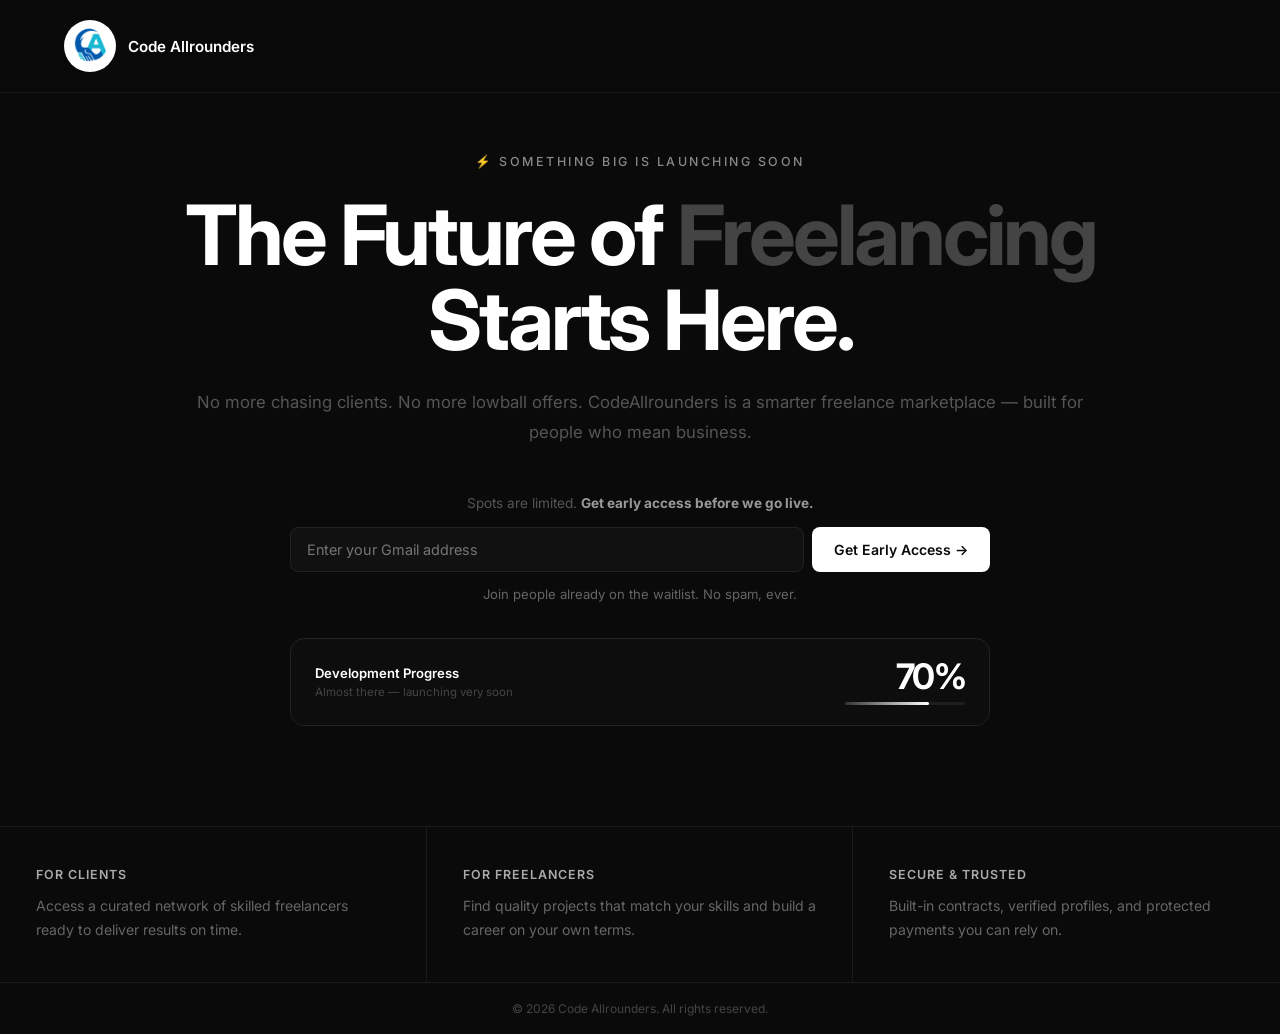
<file: index.html>
<!DOCTYPE html>
<html lang="en">
<head>
    <meta charset="UTF-8">
    <meta name="viewport" content="width=device-width, initial-scale=1.0">
    <title>CodeAllrounders | Coming Soon</title>
    <link rel="icon" type="image/png" href="ChatGPT Image Nov 16, 2025, 10_44_27 PM.png">
    <link rel="stylesheet" href="style.css">
    <link href="https://fonts.googleapis.com/css2?family=Inter:wght@300;400;500;600;700&display=swap" rel="stylesheet">
</head>
<body>

    <header>
        <div class="logo">
            <div class="logo-img-wrapper">
                <img src="CA logo without bg.png" alt="CodeAllrounders Logo" class="logo-img">
            </div>
            <span class="logo-name">Code Allrounders</span>
        </div>
    </header>

    <section class="hero">
        <p class="eyebrow">&#9889; Something big is launching soon</p>
        <h1>The Future of <span>Freelancing</span><br>Starts Here.</h1>
        <p class="description">
            No more chasing clients. No more lowball offers. CodeAllrounders is a smarter freelance marketplace &mdash; built for people who mean business.
        </p>

        <div class="early-access">
            <p class="early-label">Spots are limited. <strong>Get early access before we go live.</strong></p>
            <div class="input-row" id="formRow">
                <input type="email" id="emailInput" placeholder="Enter your Gmail address" />
                <button onclick="handleSubmit()">Get Early Access &rarr;</button>
            </div>
            <p class="input-hint">Join people already on the waitlist. No spam, ever.</p>
            <div class="success-box" id="successBox">
                <div class="success-icon">&#10003;</div>
                <div>
                    <p class="success-title">You're in!</p>
                    <p class="success-sub">We've sent a confirmation to your inbox. Can't find it? Check your <strong>Promotions</strong> or <strong>All Mail</strong> tab — it's there waiting for you.</p>
                </div>
            </div>

            <div class="status-section">
                <div class="status-left">
                    <span class="status-label">Development Progress</span>
                    <p class="status-sub">Almost there &mdash; launching very soon</p>
                </div>
                <div class="status-right">
                    <span class="status-value-inline">70%</span>
                    <div class="progress-bar">
                        <div class="progress-fill" data-width="70"></div>
                    </div>
                </div>
            </div>
        </div>
    </section>

    <div class="bottom">
        <div class="bottom-item">
            <span class="card-label">For Clients</span>
            <p class="card-text">Access a curated network of skilled freelancers ready to deliver results on time.</p>
        </div>
        <div class="bottom-item">
            <span class="card-label">For Freelancers</span>
            <p class="card-text">Find quality projects that match your skills and build a career on your own terms.</p>
        </div>
        <div class="bottom-item">
            <span class="card-label">Secure & Trusted</span>
            <p class="card-text">Built-in contracts, verified profiles, and protected payments you can rely on.</p>
        </div>
    </div>

    <footer>
        <p class="copyright">&copy; 2026 Code Allrounders. All rights reserved.</p>
    </footer>

    <script>
        window.addEventListener('load', () => {
            setTimeout(() => {
                document.querySelectorAll('.progress-fill').forEach(el => {
                    el.style.width = el.dataset.width + '%';
                });
            }, 400);
        });

        function handleSubmit() {
            const input = document.getElementById('emailInput');
            const btn = document.querySelector('button');
            const email = input.value.trim();

            if (!email || !email.includes('@')) {
                input.classList.add('error');
                setTimeout(() => input.classList.remove('error'), 800);
                return;
            }

            btn.textContent = 'Sending...';
            btn.disabled = true;

            fetch('/api/subscribe', {
                method: 'POST',
                headers: { 'Content-Type': 'application/json' },
                body: JSON.stringify({ email })
            })
            .then(res => res.json())
            .then(data => {
                if (data.success) {
                    document.getElementById('formRow').style.display = 'none';
                    document.querySelector('.input-hint').style.display = 'none';
                    document.querySelector('.early-label').style.display = 'none';
                    document.getElementById('successBox').style.display = 'flex';
                } else {
                    btn.textContent = 'Try again';
                    btn.disabled = false;
                }
            })
            .catch(() => {
                btn.textContent = 'Try again';
                btn.disabled = false;
            });
        }
    </script>
</body>
</html>
</file>
<file: style.css>
@import url('https://fonts.googleapis.com/css2?family=Inter:wght@300;400;500;600;700&display=swap');

* { box-sizing: border-box; margin: 0; padding: 0; }

body {
    font-family: 'Inter', sans-serif;
    background-color: #0a0a0a;
    color: #e8e8e8;
    min-height: 100vh;
    display: flex;
    flex-direction: column;
    overflow-x: hidden;
    padding-top: 74px;
}

/* ── Header ── */
header {
    position: fixed;
    top: 0;
    left: 0;
    width: 100%;
    padding: 20px 64px;
    border-bottom: 1px solid #1a1a1a;
    background: rgba(10, 10, 10, 0.85);
    backdrop-filter: blur(12px);
    -webkit-backdrop-filter: blur(12px);
    z-index: 100;
}

.logo {
    display: flex;
    align-items: center;
    gap: 12px;
}

.logo-img-wrapper {
    background: #fff;
    border-radius: 50%;
    padding: 8px;
    display: flex;
    align-items: center;
    justify-content: center;
    width: 52px;
    height: 52px;
}

.logo-img {
    height: 54px;
    width: auto;
    display: block;
}

.logo-name {
    font-size: 0.95rem;
    font-weight: 600;
    color: #fff;
}

/* ── Hero ── */
.hero {
    width: 100%;
    padding: 80px 64px 100px;
    display: flex;
    flex-direction: column;
    align-items: center;
    text-align: center;
    border-bottom: 1px solid #1a1a1a;
}

.eyebrow {
    font-size: 0.78rem;
    font-weight: 500;
    color: #888;
    text-transform: uppercase;
    letter-spacing: 2.5px;
    margin-bottom: 24px;
}

h1 {
    font-size: clamp(3rem, 6.5vw, 7rem);
    font-weight: 700;
    color: #fff;
    line-height: 1.02;
    letter-spacing: -3px;
    margin-bottom: 24px;
    width: 100%;
    max-width: 1400px;
}

h1 span { color: #444; }

.description {
    font-size: 1.05rem;
    line-height: 1.8;
    color: #555;
    margin-bottom: 48px;
    width: 100%;
    max-width: 900px;
}

/* ── Early Access ── */
.early-access {
    width: 100%;
    max-width: 700px;
    display: flex;
    flex-direction: column;
    align-items: center;
}

.early-label {
    font-size: 0.85rem;
    color: #555;
    margin-bottom: 16px;
}

.early-label strong { color: #999; }

.input-row {
    display: flex;
    gap: 8px;
    width: 100%;
    margin-bottom: 12px;
}

input[type="email"] {
    flex: 1;
    min-width: 0;
    background: #111;
    border: 1px solid #222;
    border-radius: 8px;
    padding: 13px 16px;
    color: #e8e8e8;
    font-size: 0.9rem;
    font-family: inherit;
    outline: none;
    transition: border-color 0.2s;
}

input[type="email"]:focus { border-color: #3a3a3a; }
input[type="email"].error { border-color: #c0392b; }

button {
    background: #fff;
    color: #0a0a0a;
    border: none;
    border-radius: 8px;
    padding: 13px 22px;
    font-size: 0.88rem;
    font-weight: 600;
    font-family: inherit;
    cursor: pointer;
    white-space: nowrap;
    flex-shrink: 0;
    transition: background 0.2s, transform 0.15s;
}

button:hover { background: #e2e2e2; transform: translateY(-1px); }
button:active { transform: translateY(0); }

.input-hint { font-size: 0.82rem; color: #666; margin-top: 2px; }

.success-box {
    display: none;
    background: #0d0d0d;
    border: 1px solid #2a2a2a;
    border-left: 3px solid #fff;
    border-radius: 10px;
    padding: 20px 24px;
    width: 100%;
    display: none;
    flex-direction: row;
    align-items: flex-start;
    gap: 16px;
    text-align: left;
}

.success-icon {
    width: 32px;
    height: 32px;
    background: #fff;
    color: #0a0a0a;
    border-radius: 50%;
    display: flex;
    align-items: center;
    justify-content: center;
    font-size: 1rem;
    font-weight: 700;
    flex-shrink: 0;
    margin-top: 2px;
}

.success-title {
    font-size: 1rem;
    font-weight: 700;
    color: #fff;
    margin-bottom: 6px;
}

.success-sub {
    font-size: 0.85rem;
    color: #aaa;
    line-height: 1.7;
}

.success-sub strong {
    color: #fff;
    font-weight: 600;
}

/* ── Bottom Section ── */
.bottom {
    width: 100%;
    display: grid;
    grid-template-columns: 1fr 1fr 1fr;
    border-bottom: 1px solid #1a1a1a;
}

.bottom-item {
    padding: 40px 36px;
    border-right: 1px solid #1a1a1a;
}

.bottom-item:last-child { border-right: none; }

.bottom-item:hover { background: #0d0d0d; }

/* Status inside hero */
.status-section {
    width: 100%;
    margin-top: 36px;
    padding: 20px 24px;
    border: 1px solid #222;
    border-radius: 14px;
    background: #0d0d0d;
    display: flex;
    align-items: center;
    justify-content: space-between;
    gap: 32px;
}

.status-left {
    display: flex;
    flex-direction: column;
    gap: 4px;
    text-align: left;
    flex: 1;
}

.status-label {
    font-size: 0.82rem;
    font-weight: 600;
    color: #fff;
    display: block;
}

.status-sub {
    font-size: 0.72rem;
    color: #444;
}

.status-right {
    display: flex;
    flex-direction: column;
    align-items: flex-end;
    gap: 8px;
    flex-shrink: 0;
}

.status-value-inline {
    font-size: 2.2rem;
    font-weight: 700;
    color: #fff;
    letter-spacing: -1.5px;
    line-height: 1;
}

.progress-bar {
    width: 120px;
    height: 3px;
    background: #1e1e1e;
    border-radius: 4px;
    overflow: hidden;
}

.progress-fill {
    width: 0%;
    height: 100%;
    background: linear-gradient(90deg, #333, #fff);
    border-radius: 4px;
    transition: width 1.4s cubic-bezier(0.4, 0, 0.2, 1);
}

/* Feature cards in bottom */
.card-label {
    font-size: 0.78rem;
    font-weight: 600;
    color: #aaa;
    text-transform: uppercase;
    letter-spacing: 1px;
    margin-bottom: 12px;
    display: block;
}

.card-text {
    font-size: 0.88rem;
    color: #666;
    line-height: 1.7;
}

/* ── Footer ── */
footer {
    width: 100%;
    padding: 18px 64px;
    display: flex;
    align-items: center;
    justify-content: center;
}

.copyright { font-size: 0.75rem; color: #444; }

/* ── Mobile ── */
@media (max-width: 900px) {
    header { padding: 16px 24px; }
    .hero { padding: 60px 6% 72px; }
    h1 { letter-spacing: -2px; }

    .bottom { grid-template-columns: 1fr 1fr 1fr; }
    .bottom-item:nth-child(2) { border-right: 1px solid #1a1a1a; }
    .bottom-item:nth-child(3) { border-right: none; }
    footer { padding: 18px 24px; }
}

@media (max-width: 600px) {
    .hero { padding: 48px 24px 56px; }
    h1 { letter-spacing: -1.5px; }
    .description { font-size: 0.95rem; }
    .input-row { flex-direction: column; }
    button { width: 100%; }
    .bottom { grid-template-columns: 1fr; }
    .bottom-item { border-right: none !important; border-top: 1px solid #1a1a1a; }
    .bottom-item:first-child { border-top: none; }
}
</file>
